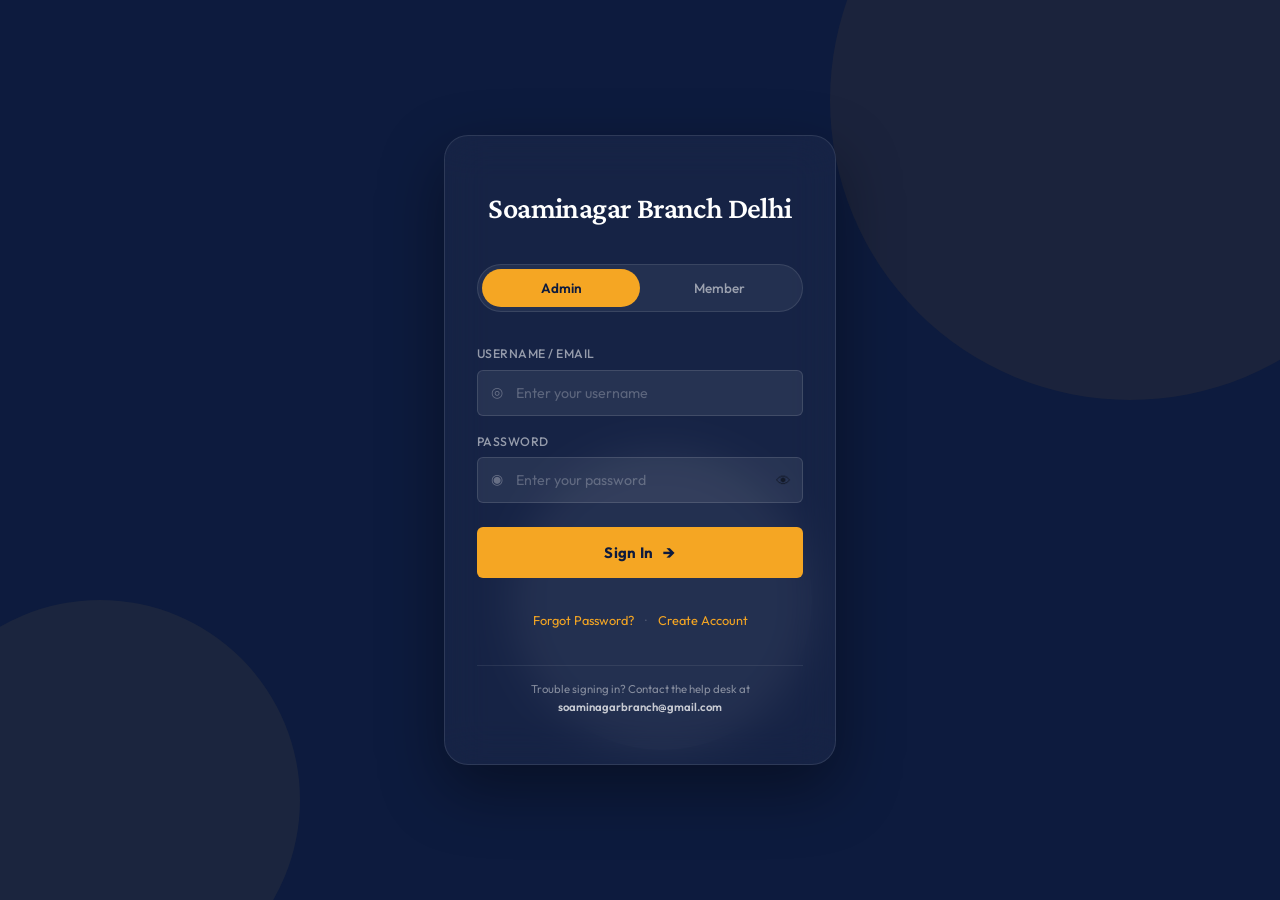
<file: html/index.html>
<!DOCTYPE html>
<html lang="en">
<head>
  <meta charset="UTF-8" />
  <meta name="viewport" content="width=device-width, initial-scale=1.0" />
  <title>Soaminagar Branch Delhi — Login</title>
  <link rel="preconnect" href="https://fonts.googleapis.com" />
  <link href="https://fonts.googleapis.com/css2?family=Crimson+Pro:ital,wght@0,300;0,400;0,600;1,300&family=Outfit:wght@300;400;500;600;700&display=swap" rel="stylesheet" />
  <link rel="stylesheet" href="/css/style.css" />
  <link rel="stylesheet" href="/css/login.css" />
  <link rel="manifest" href="/manifest.json" />
  <meta name="theme-color" content="#e07b29" />
  <link rel="apple-touch-icon" href="/icons/icon.svg" />
</head>
<body class="login-body">

  <div class="login-bg">
    <div class="login-bg-circle c1"></div>
    <div class="login-bg-circle c2"></div>
    <div class="login-bg-circle c3"></div>
  </div>

  <div class="login-wrapper">
    <div class="login-card">

      <div class="login-brand">
        <h1 class="brand-title">Soaminagar Branch Delhi</h1>
      </div>

      <!-- Toggle -->
      <div class="login-toggle">
        <button class="toggle-btn active" id="btnAdmin" onclick="switchRole('admin')">Admin</button>
        <button class="toggle-btn" id="btnMember" onclick="switchRole('member')">Member</button>
        <span class="toggle-slider" id="toggleSlider"></span>
      </div>

      <form class="login-form" id="loginForm" onsubmit="handleLogin(event)">
        <div class="form-group">
          <label for="loginId">
            <span id="loginLabel">Username / Email</span>
          </label>
          <div class="input-wrap">
            <span class="input-icon">◎</span>
            <input type="text" id="loginId" placeholder="Enter your username" required autocomplete="off" />
          </div>
        </div>

        <div class="form-group">
          <label for="loginPass">Password</label>
          <div class="input-wrap">
            <span class="input-icon">◉</span>
            <input type="password" id="loginPass" placeholder="Enter your password" required />
            <button type="button" class="pass-toggle" onclick="togglePass()">👁</button>
          </div>
        </div>

        <div id="loginError" class="login-error" style="display:none;"></div>

        <button type="submit" class="login-btn" id="loginBtn">
          <span class="btn-text">Sign In</span>
          <span class="btn-arrow">→</span>
        </button>

        <div class="login-links">
          <a href="#" onclick="showForgotPassword(event)">Forgot Password?</a>
          <span class="link-sep">·</span>
          <a href="#" onclick="showSignup(event)">Create Account</a>
        </div>

        <div style="margin-top:18px;padding-top:14px;border-top:1px solid rgba(255,255,255,0.08);text-align:center;color:rgba(255,255,255,0.45);font-size:0.76rem;line-height:1.6">
          Trouble signing in? Contact the help desk at<br>
          <a href="mailto:soaminagarbranch@gmail.com" style="color:rgba(255,255,255,0.75);font-weight:600">soaminagarbranch@gmail.com</a>
        </div>
      </form>

      <!-- OTP VERIFICATION STEP (hidden by default) -->
      <div class="login-form" id="otpForm" style="display:none;">
        <div style="text-align:center;margin-bottom:20px">
          <div style="font-size:2rem;margin-bottom:8px"></div>
          <div style="color:rgba(255,255,255,0.9);font-size:0.95rem;font-weight:600;margin-bottom:6px">Check your email</div>
          <div style="color:rgba(255,255,255,0.55);font-size:0.82rem">A 6-digit code was sent to<br><span id="otpMaskedEmail" style="color:rgba(255,255,255,0.8);font-weight:600;word-break:break-all"></span></div>
          <div style="color:rgba(255,255,255,0.45);font-size:0.75rem;line-height:1.5;margin-top:10px">The email comes from <span style="color:rgba(255,255,255,0.7);font-weight:600">soaminagarbranch@gmail.com</span>.<br>If you don't see it, please check your <span style="color:rgba(255,255,255,0.7);font-weight:600">Spam</span> folder.<br>Not your email address? Please contact an administrator.</div>
        </div>
        <div class="form-group">
          <label for="otpCode">Enter 6-digit code</label>
          <div class="input-wrap">
            <span class="input-icon">◉</span>
            <input type="text" id="otpCode" placeholder="e.g. 483920" maxlength="6"
                   inputmode="numeric" autocomplete="one-time-code"
                   style="letter-spacing:8px;font-size:1.2rem;text-align:center"
                   oninput="this.value=this.value.replace(/\D/g,'')" />
          </div>
        </div>
        <div id="otpError" class="login-error" style="display:none;"></div>
        <button type="button" class="login-btn" id="otpVerifyBtn" onclick="handleVerifyOtp()">
          <span class="btn-text">Verify & Sign In</span>
          <span class="btn-arrow">→</span>
        </button>
        <div class="login-links" style="margin-top:16px">
          <a href="#" onclick="handleResendOtp(event)">Resend code</a>
          <span class="link-sep">·</span>
          <a href="#" onclick="showLoginForm(event)">← Back</a>
        </div>
      </div>

      <!-- SIGNUP FORM (hidden by default) -->
      <form class="login-form" id="signupForm" style="display:none;" onsubmit="handleSignup(event)">
        <div class="form-group">
          <label for="signupName">Full Name</label>
          <div class="input-wrap">
            <span class="input-icon">◎</span>
            <input type="text" id="signupName" placeholder="e.g. Anhad Parashar" required autocomplete="off" />
          </div>
        </div>
        <div class="form-group">
          <label for="signupUsername">Username</label>
          <div class="input-wrap">
            <span class="input-icon">◎</span>
            <input type="text" id="signupUsername" placeholder="e.g. anhad.parashar" required autocomplete="off" />
          </div>
        </div>
        <div class="form-group">
          <label for="signupMemberId">UID or Branch ID</label>
          <div class="input-wrap">
            <span class="input-icon">◎</span>
            <input type="text" id="signupMemberId" placeholder="e.g. 1234 or ABC1234567890123" required autocomplete="off" />
          </div>
          <div style="color:rgba(255,255,255,0.45);font-size:0.72rem;margin-top:5px;line-height:1.5">
            Links your account to your member record. Use your UID if your Branch ID is shared.
          </div>
        </div>

        <div class="form-group">
          <label for="signupEmail">Email</label>
          <div class="input-wrap">
            <span class="input-icon">◎</span>
            <input type="email" id="signupEmail" placeholder="e.g. name@email.com" required autocomplete="off" />
          </div>
        </div>
        <div class="form-group">
          <label for="signupPass">Password</label>
          <div class="input-wrap">
            <span class="input-icon">◉</span>
            <input type="password" id="signupPass" placeholder="Choose a password" required minlength="6" />
          </div>
        </div>
        <div class="form-group">
          <label for="signupConfirm">Confirm Password</label>
          <div class="input-wrap">
            <span class="input-icon">◉</span>
            <input type="password" id="signupConfirm" placeholder="Re-enter your password" required minlength="6" />
          </div>
        </div>

        <div id="signupError" class="login-error" style="display:none;"></div>
        <div id="signupSuccess" class="login-success" style="display:none;"></div>

        <div class="form-group">
          <label class="consent-label" for="signupConsent" style="display:flex;align-items:flex-start;gap:10px;cursor:pointer;color:rgba(255,255,255,0.55);font-size:0.82rem;text-transform:none;letter-spacing:0;font-weight:400;line-height:1.5;">
            <input type="checkbox" id="signupConsent" required style="margin-top:3px;flex-shrink:0;accent-color:var(--clr-saffron);width:15px;height:15px;" />
            <span>I give my consent for my personal data to be stored and used by Soaminagar Branch Delhi for administrative and community purposes only.</span>
          </label>
        </div>

        <button type="submit" class="login-btn" id="signupBtn">
          <span class="btn-text">Create Account</span>
          <span class="btn-arrow">→</span>
        </button>

        <div class="login-links">
          <a href="#" onclick="showLoginForm(event)">← Back to Sign In</a>
        </div>
      </form>

      <!-- SIGNUP OTP STEP — shows the full typed email so typos are visible -->
      <div class="login-form" id="signupOtpForm" style="display:none;">
        <div style="text-align:center;margin-bottom:20px">
          <div style="color:rgba(255,255,255,0.9);font-size:0.95rem;font-weight:600;margin-bottom:6px">Confirm your email</div>
          <div style="color:rgba(255,255,255,0.55);font-size:0.82rem">We sent a 6-digit code to<br>
            <span id="signupOtpEmail" style="color:rgba(255,255,255,0.85);font-weight:600;word-break:break-all"></span>
          </div>
          <div style="margin-top:8px">
            <a href="#" onclick="changeSignupEmail(event)" style="color:var(--clr-saffron,#e8832a);font-size:0.8rem">Wrong email? Change it</a>
          </div>
          <div style="color:rgba(255,255,255,0.45);font-size:0.75rem;line-height:1.5;margin-top:10px">
            Sent from <span style="color:rgba(255,255,255,0.7);font-weight:600">soaminagarbranch@gmail.com</span>.<br>
            If you don't see it, check your <span style="color:rgba(255,255,255,0.7);font-weight:600">Spam</span> folder.
          </div>
        </div>
        <div class="form-group">
          <label for="signupOtpCode">Enter 6-digit code</label>
          <div class="input-wrap">
            <span class="input-icon">◉</span>
            <input type="text" id="signupOtpCode" placeholder="e.g. 483920" maxlength="6"
                   inputmode="numeric" autocomplete="one-time-code"
                   style="letter-spacing:8px;font-size:1.2rem;text-align:center"
                   oninput="this.value=this.value.replace(/\D/g,'')" />
          </div>
        </div>
        <div id="signupOtpError" class="login-error" style="display:none;"></div>
        <button type="button" class="login-btn" id="signupOtpBtn" onclick="handleVerifySignupOtp()">
          <span class="btn-text">Verify &amp; Create Account</span>
          <span class="btn-arrow">→</span>
        </button>
        <div class="login-links" style="margin-top:16px">
          <a href="#" onclick="handleResendSignupOtp(event)">Resend code</a>
          <span class="link-sep">·</span>
          <a href="#" onclick="showLoginForm(event)">Cancel</a>
        </div>
      </div>
      <form class="login-form" id="forgotForm" style="display:none;" onsubmit="handleForgotStep1(event)">
        <div class="form-group">
          <label for="forgotUsername">Username</label>
          <div class="input-wrap">
            <span class="input-icon">◎</span>
            <input type="text" id="forgotUsername" placeholder="Enter your username" required autocomplete="off" />
          </div>
        </div>

        <div id="forgotError" class="login-error" style="display:none;"></div>
        <div id="forgotSuccess" class="login-success" style="display:none;"></div>

        <button type="submit" class="login-btn" id="forgotBtn">
          <span class="btn-text">Send OTP</span>
          <span class="btn-arrow">→</span>
        </button>
        <div class="login-links">
          <a href="#" onclick="showLoginForm(event)">← Back to Sign In</a>
        </div>
      </form>

      <!-- FORGOT PASSWORD STEP 2: OTP + new password -->
      <div class="login-form" id="forgotOtpForm" style="display:none;">
        <div style="text-align:center;margin-bottom:20px">
          <div style="font-size:2rem;margin-bottom:8px"></div>
          <div style="color:rgba(255,255,255,0.9);font-size:0.95rem;font-weight:600;margin-bottom:6px">Verify your identity</div>
          <div style="color:rgba(255,255,255,0.55);font-size:0.82rem">Code sent to <span id="forgotMaskedEmail" style="color:rgba(255,255,255,0.8);font-weight:600"></span></div>
        </div>
        <div class="form-group">
          <label for="forgotOtpCode">6-digit code</label>
          <div class="input-wrap">
            <span class="input-icon">◉</span>
            <input type="text" id="forgotOtpCode" placeholder="e.g. 483920" maxlength="6"
                   inputmode="numeric" autocomplete="one-time-code"
                   style="letter-spacing:8px;font-size:1.2rem;text-align:center"
                   oninput="this.value=this.value.replace(/\D/g,'')" />
          </div>
        </div>
        <div class="form-group">
          <label for="forgotNewPass">New Password</label>
          <div class="input-wrap">
            <span class="input-icon">◉</span>
            <input type="password" id="forgotNewPass" placeholder="New password" minlength="6" />
          </div>
        </div>
        <div class="form-group">
          <label for="forgotConfirm">Confirm New Password</label>
          <div class="input-wrap">
            <span class="input-icon">◉</span>
            <input type="password" id="forgotConfirm" placeholder="Re-enter new password" minlength="6" />
          </div>
        </div>
        <div id="forgotOtpError" class="login-error" style="display:none;"></div>
        <button type="button" class="login-btn" id="forgotOtpBtn" onclick="handleForgotStep2()">
          <span class="btn-text">Reset Password</span>
          <span class="btn-arrow">→</span>
        </button>
        <div class="login-links">
          <a href="#" onclick="handleForgotResend(event)">Resend code</a>
          <span class="link-sep">·</span>
          <a href="#" onclick="showForgotPassword(event)">← Back</a>
        </div>
      </div>

      <div class="login-hint" style="display:none;">
        <p id="loginHint"></p>
      </div>

    </div>
  </div>

  <script src="/js/api.js"></script>
  <script src="/js/auth.js"></script>
  <script>
    // PWA cache removed — unregister any old service worker and clear its caches
    if ('serviceWorker' in navigator) {
      navigator.serviceWorker.getRegistrations().then(rs => rs.forEach(r => r.unregister())).catch(()=>{});
      if (window.caches) caches.keys().then(ks => ks.forEach(k => caches.delete(k))).catch(()=>{});
    }
  </script>
</body>
</html>
</file>
<file: css/style.css>
/* ============================================================
   STYLE.CSS — Global Variables & Base
   ============================================================ */

:root {
  /* Palette */
  --clr-navy:       #0d1b3e;
  --clr-navy-light: #162447;
  --clr-navy-mid:   #1f3a6e;
  --clr-saffron:    #f5a623;
  --clr-saffron-dk: #d4871a;
  --clr-gold:       #f0c040;
  --clr-cream:      #fdf8f0;
  --clr-white:      #ffffff;
  --clr-red:        #e84855;
  --clr-green:      #27ae60;
  --clr-blue:       #2980b9;
  --clr-purple:     #8e44ad;

  /* Text */
  --txt-primary:    #1a1a2e;
  --txt-secondary:  #4a5568;
  --txt-muted:      #718096;
  --txt-light:      #a0aec0;

  /* Surfaces */
  --bg-body:        #f4f6fc;
  --bg-card:        #ffffff;
  --bg-sidebar:     #0d1b3e;

  /* Borders */
  --border:         #e2e8f0;
  --border-dark:    #cbd5e0;

  /* Shadows */
  --shadow-sm:   0 1px 3px rgba(0,0,0,0.08);
  --shadow-md:   0 4px 16px rgba(0,0,0,0.10);
  --shadow-lg:   0 8px 32px rgba(0,0,0,0.14);
  --shadow-card: 0 2px 12px rgba(13,27,62,0.08);

  /* Radius */
  --radius-sm:  6px;
  --radius-md:  12px;
  --radius-lg:  18px;
  --radius-xl:  24px;

  /* Spacing */
  --sp-xs: 4px;
  --sp-sm: 8px;
  --sp-md: 16px;
  --sp-lg: 24px;
  --sp-xl: 32px;
  --sp-2x: 48px;

  /* Sidebar */
  --sidebar-w: 260px;

  /* Typography */
  --font-display: 'Crimson Pro', Georgia, serif;
  --font-body:    'Outfit', sans-serif;

  /* Transitions */
  --t-fast: 0.15s ease;
  --t-mid:  0.25s ease;
  --t-slow: 0.4s ease;
}

*, *::before, *::after { box-sizing: border-box; margin: 0; padding: 0; }

html { font-size: 15px; }

body {
  font-family: var(--font-body);
  color: var(--txt-primary);
  background: var(--bg-body);
  line-height: 1.6;
  -webkit-font-smoothing: antialiased;
}

a { text-decoration: none; color: inherit; }
ul { list-style: none; }
button { cursor: pointer; font-family: var(--font-body); }
input, select, textarea { font-family: var(--font-body); }

/* ── Dark Theme ─────────────────────────── */
[data-theme="dark"] {
  --bg-body:        #1c212e;
  --bg-card:        #262d3f;
  --bg-sidebar:     #151a24;
  --txt-primary:    #f0f2f8;
  --txt-secondary:  #b8c0d8;
  --txt-muted:      #8890b0;
  --txt-light:      #606888;
  --border:         #3a4260;
  --border-dark:    #4a5270;
  --shadow-sm:   0 1px 4px rgba(0,0,0,0.35);
  --shadow-md:   0 4px 20px rgba(0,0,0,0.45);
  --shadow-lg:   0 8px 36px rgba(0,0,0,0.55);
  --shadow-card: 0 2px 14px rgba(0,0,0,0.4);
  /* Override navy colors for visibility */
  --clr-navy-mid:   #7da8ff;
  --clr-navy-light: #6090d8;
}

/* Scrollbar */
::-webkit-scrollbar { width: 6px; height: 6px; }
::-webkit-scrollbar-track { background: transparent; }
::-webkit-scrollbar-thumb { background: var(--border-dark); border-radius: 99px; }
::-webkit-scrollbar-thumb:hover { background: var(--txt-muted); }

/* Utility classes */
.text-center { text-align: center; }
.text-muted   { color: var(--txt-muted); }
.text-success { color: var(--clr-green); }
.text-danger  { color: var(--clr-red); }
.text-warning { color: var(--clr-saffron-dk); }
.text-info    { color: var(--clr-blue); }
.fw-600 { font-weight: 600; }
.mt-md  { margin-top: var(--sp-md); }
.mt-lg  { margin-top: var(--sp-lg); }
.mb-md  { margin-bottom: var(--sp-md); }
.mb-lg  { margin-bottom: var(--sp-lg); }

/* Badge */
.badge {
  display: inline-block;
  padding: 2px 10px;
  border-radius: 99px;
  font-size: 0.75rem;
  font-weight: 600;
  letter-spacing: 0.02em;
}
.badge-success  { background: #d1fae5; color: #065f46; }
.badge-danger   { background: #fee2e2; color: #991b1b; }
.badge-warning  { background: #fef3c7; color: #92400e; }
.badge-info     { background: #dbeafe; color: #1e40af; }
.badge-purple   { background: #ede9fe; color: #5b21b6; }
.badge-gray     { background: #f3f4f6; color: #374151; }
.badge-gold     { background: #fef3c7; color: #78350f; }
.badge-red      { background: #fee2e2; color: #991b1b; }

/* Toast notification */
.toast {
  position: fixed; bottom: 24px; right: 24px; z-index: 9999;
  background: var(--clr-navy); color: #fff;
  padding: 12px 22px; border-radius: var(--radius-md);
  box-shadow: var(--shadow-lg);
  font-size: 0.9rem; font-weight: 500;
  transform: translateY(80px); opacity: 0;
  transition: all var(--t-mid);
}
.toast.show { transform: translateY(0); opacity: 1; }
.toast.success { background: var(--clr-green); }
.toast.error   { background: var(--clr-red); }

/* Modal */
.modal-overlay {
  position: fixed; inset: 0; background: rgba(13,27,62,0.55);
  backdrop-filter: blur(4px); z-index: 8000;
  display: none; align-items: center; justify-content: center;
  padding: var(--sp-lg);
}
.modal-overlay.open {
  display: flex;
}
.modal-box {
  background: var(--bg-card); border-radius: var(--radius-lg);
  padding: var(--sp-xl); width: 100%; max-width: 520px;
  max-height: calc(100vh - 48px);
  overflow-y: auto;
  box-shadow: var(--shadow-lg);
  animation: modalIn 0.25s ease;
}
/* Wider modal for forms with many fields */
.modal-box.modal-wide {
  max-width: 720px;
}
@keyframes modalIn {
  from { transform: scale(0.93) translateY(-10px); opacity: 0; }
  to   { transform: scale(1) translateY(0); opacity: 1; }
}
.modal-header {
  display: flex; align-items: center; justify-content: space-between;
  margin-bottom: var(--sp-lg);
  padding-bottom: var(--sp-md);
  border-bottom: 1px solid var(--border);
}
.modal-header h3 { font-size: 1.2rem; font-weight: 600; }
.modal-close {
  background: none; border: none; font-size: 1.3rem;
  color: var(--txt-muted); transition: color var(--t-fast);
}
.modal-close:hover { color: var(--clr-red); }

/* Generic form inside modal/card */
.form-field {
  margin-bottom: var(--sp-md);
}
.form-field label {
  display: block; font-size: 0.85rem; font-weight: 500;
  color: var(--txt-secondary); margin-bottom: 6px;
}
.form-field input,
.form-field select,
.form-field textarea {
  width: 100%; padding: 10px 14px;
  border: 1.5px solid var(--border);
  border-radius: var(--radius-sm);
  font-size: 0.9rem; background: #fff;
  transition: border-color var(--t-fast), box-shadow var(--t-fast);
  color: var(--txt-primary);
}
.form-field input:focus,
.form-field select:focus,
.form-field textarea:focus {
  outline: none;
  border-color: var(--clr-saffron);
  box-shadow: 0 0 0 3px rgba(245,166,35,0.15);
}
.form-field textarea { resize: vertical; min-height: 90px; }

.btn {
  display: inline-flex; align-items: center; gap: 6px;
  padding: 10px 22px; border-radius: var(--radius-sm);
  font-size: 0.9rem; font-weight: 600; border: none;
  transition: all var(--t-fast); cursor: pointer;
}
.btn-primary {
  background: var(--clr-navy); color: #fff;
}
.btn-primary:hover { background: var(--clr-navy-mid); transform: translateY(-1px); }
.btn-saffron {
  background: var(--clr-saffron); color: var(--clr-navy);
}
.btn-saffron:hover { background: var(--clr-saffron-dk); transform: translateY(-1px); }
.btn-danger  { background: var(--clr-red); color: #fff; }
.btn-danger:hover  { filter: brightness(0.9); }
.btn-outline {
  background: transparent; border: 1.5px solid var(--border-dark);
  color: var(--txt-secondary);
}
.btn-outline:hover { border-color: var(--clr-navy); color: var(--clr-navy); }
.btn-sm { padding: 6px 14px; font-size: 0.8rem; }
.btn-icon { padding: 8px; }

/* Empty state */
.empty-state {
  text-align: center; padding: var(--sp-2x) var(--sp-lg);
  color: var(--txt-muted);
}
.empty-state .empty-icon { font-size: 3rem; margin-bottom: var(--sp-md); opacity: 0.5; }
.empty-state p { font-size: 1rem; }
</file>
<file: css/login.css>
/* ============================================================
   LOGIN.CSS — Login Page Styles
   ============================================================ */

.login-body {
  min-height: 100vh;
  background: var(--clr-navy);
  display: flex;
  align-items: center;
  justify-content: center;
  overflow-x: hidden;
  overflow-y: auto;
  position: relative;
}

/* Animated background circles */
.login-bg {
  position: fixed; inset: 0; pointer-events: none; overflow: hidden;
}
.login-bg-circle {
  position: absolute; border-radius: 50%;
  opacity: 0.06;
  animation: float 12s ease-in-out infinite;
}
.c1 {
  width: 600px; height: 600px;
  background: var(--clr-saffron);
  top: -200px; right: -150px;
  animation-delay: 0s;
}
.c2 {
  width: 400px; height: 400px;
  background: var(--clr-gold);
  bottom: -100px; left: -100px;
  animation-delay: 4s;
}
.c3 {
  width: 300px; height: 300px;
  background: #ffffff;
  top: 50%; left: 40%;
  animation-delay: 8s;
}
@keyframes float {
  0%, 100% { transform: translateY(0) scale(1); }
  50%       { transform: translateY(-30px) scale(1.05); }
}

/* Card */
.login-wrapper {
  position: relative; z-index: 1;
  width: 100%; max-width: 440px;
  padding: var(--sp-lg);
  animation: slideUp 0.5s ease both;
}
@keyframes slideUp {
  from { transform: translateY(24px); opacity: 0; }
  to   { transform: translateY(0); opacity: 1; }
}

.login-card {
  background: rgba(255,255,255,0.04);
  border: 1px solid rgba(255,255,255,0.10);
  border-radius: var(--radius-xl);
  padding: var(--sp-2x) var(--sp-xl);
  backdrop-filter: blur(20px);
  box-shadow: 0 24px 64px rgba(0,0,0,0.4);
}

/* Brand */
.login-brand {
  text-align: center;
  margin-bottom: var(--sp-xl);
}
.brand-icon {
  font-size: 2.5rem;
  color: var(--clr-saffron);
  line-height: 1;
  margin-bottom: var(--sp-sm);
  display: block;
  animation: spin 8s linear infinite;
}
@keyframes spin {
  from { transform: rotate(0deg); }
  to   { transform: rotate(360deg); }
}
.brand-title {
  font-family: var(--font-display);
  font-size: 2rem;
  font-weight: 600;
  color: #ffffff;
  letter-spacing: -0.02em;
}
.brand-sub {
  font-size: 0.82rem;
  color: rgba(255,255,255,0.45);
  margin-top: 4px;
  letter-spacing: 0.08em;
  text-transform: uppercase;
}

/* Toggle */
.login-toggle {
  display: flex;
  background: rgba(255,255,255,0.06);
  border: 1px solid rgba(255,255,255,0.1);
  border-radius: 99px;
  padding: 4px;
  margin-bottom: var(--sp-xl);
  position: relative;
}
.toggle-slider {
  position: absolute;
  top: 4px; left: 4px;
  width: calc(50% - 4px);
  height: calc(100% - 8px);
  background: var(--clr-saffron);
  border-radius: 99px;
  transition: transform var(--t-mid);
  z-index: 0;
}
.toggle-btn {
  flex: 1; padding: 10px;
  border: none; background: none;
  color: rgba(255,255,255,0.55);
  font-size: 0.9rem; font-weight: 500;
  border-radius: 99px;
  z-index: 1; position: relative;
  transition: color var(--t-mid);
}
.toggle-btn.active {
  color: var(--clr-navy);
  font-weight: 600;
}

/* Form */
.login-form {
  display: flex; flex-direction: column; gap: var(--sp-md);
}
.form-group label {
  display: block;
  font-size: 0.82rem;
  font-weight: 500;
  color: rgba(255,255,255,0.55);
  margin-bottom: 6px;
  letter-spacing: 0.04em;
  text-transform: uppercase;
}
.input-wrap {
  position: relative; display: flex; align-items: center;
}
.input-icon {
  position: absolute; left: 14px;
  color: rgba(255,255,255,0.3); font-size: 0.9rem;
  pointer-events: none;
}
.input-wrap input {
  width: 100%;
  padding: 13px 14px 13px 38px;
  background: rgba(255,255,255,0.07);
  border: 1.5px solid rgba(255,255,255,0.12);
  border-radius: var(--radius-sm);
  color: #fff;
  font-size: 0.95rem;
  transition: border-color var(--t-fast), background var(--t-fast);
}
.input-wrap input::placeholder { color: rgba(255,255,255,0.25); }
.input-wrap input:focus {
  outline: none;
  border-color: var(--clr-saffron);
  background: rgba(255,255,255,0.06); /* stay dark — don't go white */
  box-shadow: 0 0 0 3px rgba(245,166,35,0.18);
}
/* Chrome autofill on login page (dark navy bg) */
.input-wrap input:-webkit-autofill,
.input-wrap input:-webkit-autofill:hover,
.input-wrap input:-webkit-autofill:focus,
.input-wrap input:-webkit-autofill:active {
  -webkit-box-shadow: 0 0 0 1000px rgba(41,52,86,1) inset !important;
  box-shadow: 0 0 0 1000px rgba(41,52,86,1) inset !important;
  -webkit-text-fill-color: #ffffff !important;
  caret-color: #fff !important;
  transition: background-color 9999s ease 0s;
}
/* Standard selector — kept separate so an unknown token can't void the rule above */
.input-wrap input:autofill {
  box-shadow: 0 0 0 1000px rgba(41,52,86,1) inset !important;
  -webkit-text-fill-color: #ffffff !important;
  caret-color: #fff !important;
}
.pass-toggle {
  position: absolute; right: 12px;
  background: none; border: none;
  font-size: 1rem; cursor: pointer; opacity: 0.5;
  transition: opacity var(--t-fast);
}
.pass-toggle:hover { opacity: 1; }

.login-error {
  background: rgba(232,72,85,0.15);
  border: 1px solid rgba(232,72,85,0.4);
  color: #ff8b94;
  padding: 10px 14px;
  border-radius: var(--radius-sm);
  font-size: 0.85rem;
}

.login-btn {
  display: flex; align-items: center; justify-content: center; gap: 10px;
  width: 100%; padding: 14px;
  background: var(--clr-saffron);
  color: var(--clr-navy);
  border: none; border-radius: var(--radius-sm);
  font-size: 1rem; font-weight: 700;
  letter-spacing: 0.02em;
  transition: all var(--t-fast);
  margin-top: var(--sp-sm);
}
.login-btn:hover {
  background: var(--clr-gold);
  transform: translateY(-2px);
  box-shadow: 0 8px 24px rgba(245,166,35,0.35);
}
.login-btn:active { transform: translateY(0); }
.btn-arrow { font-size: 1.2rem; transition: transform var(--t-fast); }
.login-btn:hover .btn-arrow { transform: translateX(4px); }

.login-hint {
  text-align: center;
  margin-top: var(--sp-lg);
  font-size: 0.8rem;
  color: rgba(255,255,255,0.3);
}
.login-hint strong { color: rgba(255,255,255,0.55); }

/* Links under form */
.login-links {
  text-align: center;
  margin-top: var(--sp-md);
  font-size: 0.85rem;
}
.login-links a {
  color: var(--clr-saffron);
  text-decoration: none;
  transition: color var(--t-fast);
}
.login-links a:hover {
  color: var(--clr-gold);
  text-decoration: underline;
}
.link-sep {
  color: rgba(255,255,255,0.2);
  margin: 0 8px;
}

/* Success message */
.login-success {
  background: rgba(52,199,89,0.15);
  border: 1px solid rgba(52,199,89,0.4);
  color: #6ee7a0;
  padding: 10px 14px;
  border-radius: var(--radius-sm);
  font-size: 0.85rem;
}

/* Field hints (validation) */
.field-hint {
  font-size: 0.75rem;
  margin-top: 5px;
  line-height: 1.4;
  padding-left: 2px;
}

/* Password strength bar */
.pw-strength-bar {
  margin-top: 6px;
  height: 4px;
  border-radius: 99px;
  background: rgba(255,255,255,0.1);
  overflow: hidden;
}
.pw-strength-bar > div {
  height: 100%;
  width: 0%;
  border-radius: 99px;
  transition: width 0.3s ease, background 0.3s ease;
}

/* Button loading spinner */
.btn-spinner {
  animation: spin 0.8s linear infinite;
  display: inline-block;
  font-style: normal;
}

/* Disabled login-btn state */
.login-btn:disabled {
  opacity: 0.65;
  cursor: not-allowed;
  transform: none !important;
  box-shadow: none !important;
}

/* Better mobile login card */
@media (max-width: 500px) {
  .login-wrapper { padding: var(--sp-md); }
  .login-card {
    padding: var(--sp-xl) var(--sp-lg);
    border-radius: var(--radius-lg);
  }
  .brand-title { font-size: 1.5rem; }
  .login-toggle { margin-bottom: var(--sp-lg); }
  .login-form { gap: var(--sp-sm); }
  .login-btn { padding: 13px; font-size: 0.95rem; }

  /* Prevent iOS auto-zoom on input focus (requires font-size >= 16px) */
  .input-wrap input,
  .input-wrap select,
  .input-wrap textarea {
    font-size: 16px !important;
  }
}

/* Shake animation for errors */
@keyframes shake {
  0%, 100% { transform: translateX(0); }
  20%, 60% { transform: translateX(-6px); }
  40%, 80% { transform: translateX(6px); }
}
.login-error { animation: shake 0.35s ease; }
</file>
<file: css/dashboard.css>
/* ============================================================
   DASHBOARD.CSS — Layout: Sidebar + Topbar + Content
   ============================================================ */

.dash-body {
  background: var(--bg-body);
  min-height: 100vh;
}

/* ── Sidebar ─────────────────────────────── */
.sidebar {
  position: fixed;
  top: 0; left: 0;
  width: var(--sidebar-w);
  height: 100vh;
  background: var(--bg-sidebar);
  display: flex; flex-direction: column;
  z-index: 1000;
  transition: transform var(--t-mid);
  overflow-y: auto;
  overflow-x: hidden;
}

.sidebar-brand {
  display: flex; align-items: center; gap: var(--sp-sm);
  padding: var(--sp-lg) var(--sp-lg) var(--sp-md);
  border-bottom: 1px solid rgba(255,255,255,0.07);
  font-family: var(--font-display);
  font-size: 1.15rem; font-weight: 600;
  color: #fff;
  letter-spacing: -0.01em;
}
.brand-icon-sm {
  font-size: 1.4rem;
  color: var(--clr-saffron);
  animation: spin 10s linear infinite;
}

.sidebar-user {
  display: flex; align-items: center; gap: 10px;
  padding: var(--sp-md) var(--sp-lg);
  margin: var(--sp-md) var(--sp-md) 0;
  background: rgba(255,255,255,0.05);
  border-radius: var(--radius-md);
  border: 1px solid rgba(255,255,255,0.07);
}
.user-avatar {
  width: 36px; height: 36px;
  background: var(--clr-saffron);
  color: var(--clr-navy);
  border-radius: 50%;
  display: flex; align-items: center; justify-content: center;
  font-weight: 700; font-size: 0.95rem;
  flex-shrink: 0;
}
.user-info { display: flex; flex-direction: column; overflow: hidden; }
.user-name {
  font-size: 0.88rem; font-weight: 600;
  color: #fff; white-space: nowrap; overflow: hidden; text-overflow: ellipsis;
}
.user-role {
  font-size: 0.73rem; color: rgba(255,255,255,0.4);
  text-transform: uppercase; letter-spacing: 0.04em;
}

/* Nav */
.sidebar-nav {
  flex: 1;
  padding: var(--sp-md) var(--sp-sm);
}
.sidebar-nav li + li { margin-top: 2px; }
.nav-item {
  display: flex; align-items: center; gap: 11px;
  padding: 11px var(--sp-md);
  border-radius: var(--radius-sm);
  color: rgba(255,255,255,0.55);
  font-size: 0.88rem; font-weight: 400;
  transition: all var(--t-fast);
  white-space: nowrap; overflow: hidden;
}
.nav-item:hover {
  background: rgba(255,255,255,0.07);
  color: rgba(255,255,255,0.9);
}
.nav-item.active {
  background: var(--clr-saffron);
  color: var(--clr-navy);
  font-weight: 600;
}
.nav-icon {
  font-size: 1rem; flex-shrink: 0; width: 20px; text-align: center;
}

/* Sidebar footer */
.sidebar-footer {
  padding: var(--sp-md) var(--sp-lg) var(--sp-lg);
  border-top: 1px solid rgba(255,255,255,0.07);
}
.logout-btn {
  display: flex; align-items: center; gap: 8px;
  width: 100%; padding: 10px var(--sp-md);
  background: rgba(232,72,85,0.12);
  border: 1px solid rgba(232,72,85,0.25);
  color: #ff8b94;
  border-radius: var(--radius-sm);
  font-size: 0.88rem; font-weight: 500;
  transition: all var(--t-fast);
}
.logout-btn:hover {
  background: rgba(232,72,85,0.22);
  border-color: rgba(232,72,85,0.5);
}

/* ── Main Wrapper ─────────────────────────── */
.main-wrapper {
  margin-left: var(--sidebar-w);
  min-height: 100vh;
  display: flex; flex-direction: column;
  transition: margin-left var(--t-mid);
}

/* ── Topbar ──────────────────────────────── */
.topbar {
  height: 62px;
  background: var(--bg-card);
  border-bottom: 1px solid var(--border);
  display: flex; align-items: center;
  padding: 0 var(--sp-xl);
  gap: var(--sp-md);
  position: sticky; top: 0; z-index: 500;
  box-shadow: var(--shadow-sm);
}
.hamburger {
  display: none;
  background: none; border: none;
  font-size: 1.4rem; color: var(--txt-secondary);
  padding: 4px 8px;
  border-radius: var(--radius-sm);
  transition: background var(--t-fast);
}
.hamburger:hover { background: var(--bg-body); }
.topbar-title {
  flex: 1;
  font-size: 1rem; font-weight: 600;
  color: var(--txt-primary);
}
.topbar-right {
  display: flex; align-items: center; gap: var(--sp-md);
}
.topbar-user {
  font-size: 0.85rem; color: var(--txt-secondary);
  font-weight: 500;
}
.topbar-logout {
  background: none; border: 1.5px solid var(--border-dark);
  color: var(--txt-secondary);
  padding: 6px 14px; border-radius: var(--radius-sm);
  font-size: 0.8rem; font-weight: 500;
  transition: all var(--t-fast);
}
.topbar-logout:hover {
  border-color: var(--clr-red); color: var(--clr-red);
}

/* ── Content Area ─────────────────────────── */
.content-area {
  flex: 1;
  padding: var(--sp-xl);
}

/* Section */
.section { display: none; }
.section.active {
  display: block;
  animation: fadeIn 0.2s ease;
}
@keyframes fadeIn {
  from { opacity: 0; transform: translateY(8px); }
  to   { opacity: 1; transform: translateY(0); }
}

.section-header {
  margin-bottom: var(--sp-xl);
}
.section-header h2 {
  font-family: var(--font-display);
  font-size: 1.9rem; font-weight: 600;
  color: var(--clr-navy);
  line-height: 1.2;
}
.section-header p {
  font-size: 0.88rem;
  color: var(--txt-muted);
  margin-top: 4px;
}

/* Sidebar overlay (mobile) */
.sidebar-overlay {
  display: none;
  position: fixed; inset: 0;
  background: rgba(0,0,0,0.5);
  z-index: 999;
}

/* ── Responsive ───────────────────────────── */
@media (max-width: 900px) {
  .sidebar {
    transform: translateX(-100%);
  }
  .sidebar.open {
    transform: translateX(0);
  }
  .sidebar-overlay.open {
    display: block;
  }
  .main-wrapper {
    margin-left: 0;
  }
  .hamburger {
    display: block;
  }
  .content-area {
    padding: var(--sp-md);
  }
  /* Tables: full horizontal scroll with momentum */
  .table-scroll {
    overflow-x: auto;
    -webkit-overflow-scrolling: touch;
    overscroll-behavior-x: contain;
  }
  /* Section header stacks */
  .section-header { margin-bottom: var(--sp-lg); }
  .section-header h2 { font-size: 1.5rem; }
  /* Topbar: hide username text to save space */
  .topbar-user { display: none; }
  .topbar { padding: 0 var(--sp-md); gap: var(--sp-sm); }
}

@media (max-width: 600px) {
  :root { --sp-lg: 16px; --sp-xl: 20px; }

  html { font-size: 14px; }

  /* Topbar */
  .topbar { height: 54px; padding: 0 12px; gap: 8px; }
  .topbar-title { font-size: 0.9rem; }
  .topbar-logout { padding: 5px 10px; font-size: 0.75rem; }
  .theme-toggle { padding: 5px 8px; font-size: 0.9rem; }

  /* Content */
  .content-area { padding: 10px; }
  .section-header h2 { font-size: 1.3rem; }
  .section-header p { font-size: 0.82rem; }

  /* Cards */
  .card { padding: var(--sp-md) !important; }

  /* Profile header: stack avatar + text + button vertically */
  .profile-header-row {
    flex-direction: column !important;
    align-items: flex-start !important;
    gap: 12px !important;
  }
  .profile-header-row .btn { width: 100%; justify-content: center; }

  /* Edit form header: stack buttons below */
  .edit-header-row {
    flex-wrap: wrap !important;
    gap: 8px !important;
  }
  .edit-header-row .btn { flex: 1; min-width: 120px; }

  /* Filters bar: always 1-column on mobile */
  .filters-bar {
    grid-template-columns: 1fr !important;
    gap: 10px !important;
  }
  .filter-group { width: 100% !important; }

  /* Stat cards: 2-column grid */
  .stats-grid { grid-template-columns: 1fr 1fr !important; }

  /* Modal: full screen on mobile */
  .modal-box {
    max-width: 100% !important;
    border-radius: var(--radius-md) !important;
    padding: var(--sp-lg) !important;
  }
  .modal-overlay { padding: 8px !important; }

  /* Toast: full width */
  .toast { left: 12px; right: 12px; bottom: 12px; }

  /* Table toolbar: stack */
  .table-toolbar { flex-direction: column; align-items: flex-start !important; gap: 8px; }
  .table-actions { width: 100%; display: flex; gap: 8px; flex-wrap: wrap; }
  .table-actions .toolbar-btn { flex: 1; min-width: 100px; text-align: center; }
}

/* ── Theme Toggle Button ─────────────────── */
.theme-toggle {
  background: none;
  border: 1.5px solid var(--border-dark);
  color: var(--txt-secondary);
  padding: 6px 10px;
  border-radius: var(--radius-sm);
  font-size: 1rem;
  line-height: 1;
  transition: all var(--t-fast);
  cursor: pointer;
}
.theme-toggle:hover {
  border-color: var(--clr-saffron);
  color: var(--clr-saffron);
}

/* ── Disabled Nav Item (Contributions etc.) ─ */
.nav-item-disabled {
  opacity: 0.38;
  pointer-events: none;
  cursor: not-allowed;
  filter: grayscale(1);
}
.nav-badge-coming {
  margin-left: auto;
  font-size: 0.65rem;
  font-weight: 600;
  background: rgba(255,255,255,0.1);
  color: rgba(255,255,255,0.5);
  padding: 1px 6px;
  border-radius: 99px;
  letter-spacing: 0.04em;
  text-transform: uppercase;
  flex-shrink: 0;
}

/* ── Dark Mode Overrides ─────────────────── */
[data-theme="dark"] .section-header h2 {
  color: var(--txt-primary);
}
[data-theme="dark"] .stat-card .stat-value {
  color: var(--txt-primary);
}
[data-theme="dark"] .form-field input,
[data-theme="dark"] .form-field select,
[data-theme="dark"] .form-field textarea {
  background: #1a1f2c;
  color: var(--txt-primary);
  border-color: var(--border-dark);
}
[data-theme="dark"] .form-field input:focus,
[data-theme="dark"] .form-field select:focus,
[data-theme="dark"] .form-field textarea:focus {
  border-color: var(--clr-saffron);
  box-shadow: 0 0 0 3px rgba(245,166,35,0.15);
  background: #1e2540;
  outline: none;
}
[data-theme="dark"] .form-field input:-webkit-autofill,
[data-theme="dark"] .form-field input:-webkit-autofill:focus {
  -webkit-box-shadow: 0 0 0 1000px #1e2540 inset !important;
  -webkit-text-fill-color: var(--txt-primary) !important;
  caret-color: var(--txt-primary) !important;
}
[data-theme="dark"] .form-field label {
  color: var(--txt-secondary);
}
[data-theme="dark"] .topbar {
  background: #222838;
  border-bottom: 1px solid var(--border);
}
[data-theme="dark"] .modal-box {
  background: #2a3144;
  color: var(--txt-primary);
  border: 1px solid var(--border);
}
[data-theme="dark"] .modal-header {
  border-bottom-color: var(--border);
}
[data-theme="dark"] .btn-outline {
  border-color: var(--border-dark);
  color: var(--txt-secondary);
}
[data-theme="dark"] .btn-outline:hover {
  border-color: var(--clr-saffron);
  color: var(--clr-saffron);
}
[data-theme="dark"] .section-header {
  border-bottom-color: var(--border);
}
[data-theme="dark"] .content-area {
  background: var(--bg-body);
}
[data-theme="dark"] .section {
  background: var(--bg-body);
}
[data-theme="dark"] .sub-heading {
  color: var(--txt-secondary);
  border-bottom-color: var(--border);
}
[data-theme="dark"] .stat-card {
  border: 1px solid rgba(255,255,255,0.1);
}
[data-theme="dark"] .info-card {
  background: var(--bg-card);
  border: 1px solid var(--border);
}
[data-theme="dark"] .info-card h4 {
  color: var(--txt-secondary);
}
</file>
<file: css/components.css>
/* ============================================================
   COMPONENTS.CSS — Cards, Tables, Stats, Filters, etc.
   ============================================================ */

/* ── ⋮ Action Dropdown Menu ─────────────── */
.act-menu {
  position: relative;
  display: inline-block;
}
.act-trigger {
  background: var(--bg-body);
  border: 1.5px solid var(--border);
  color: var(--txt-secondary);
  padding: 5px 13px;
  border-radius: var(--radius-sm);
  font-size: 1.15rem;
  line-height: 1;
  cursor: pointer;
  font-weight: 700;
  letter-spacing: 0.05em;
  transition: all var(--t-fast);
}
.act-trigger:hover {
  background: var(--bg-card);
  border-color: var(--clr-saffron);
  color: var(--txt-primary);
}
/* act-dropdown hidden always — portal (#act-portal) is the real visible copy */
.act-dropdown { display: none !important; }

/* ── Portal: single body-level dropdown ──── */
#act-portal {
  position: fixed;
  z-index: 2147483647;  /* max possible */
  background: var(--bg-card);
  border: 1px solid var(--border);
  border-radius: var(--radius-md);
  box-shadow: 0 8px 32px rgba(0,0,0,0.22);
  min-width: 152px;
  flex-direction: column;
  overflow: hidden;
  display: none;
  animation: dropIn 0.13s ease;
  pointer-events: auto;
}
#act-portal.open { display: flex; }
#act-portal.dropup { animation: dropInUp 0.13s ease; }
@keyframes dropIn {
  from { opacity: 0; transform: translateY(-6px) scale(0.97); }
  to   { opacity: 1; transform: translateY(0) scale(1); }
}
@keyframes dropInUp {
  from { opacity: 0; transform: translateY(6px) scale(0.97); }
  to   { opacity: 1; transform: translateY(0) scale(1); }
}
.act-item {
  padding: 10px 15px;
  background: none;
  border: none;
  text-align: left;
  font-size: 0.84rem;
  font-family: var(--font-body);
  font-weight: 500;
  cursor: pointer;
  transition: background var(--t-fast);
  display: flex;
  align-items: center;
  gap: 10px;
  white-space: nowrap;
  color: var(--txt-primary);
  border-bottom: 1px solid var(--border);
  width: 100%;
}
.act-item:last-child { border-bottom: none; }
.act-item:hover { background: var(--bg-body); }
.act-item.act-view   { color: #1d4ed8; }
.act-item.act-edit   { color: #15803d; }
.act-item.act-delete { color: #b91c1c; }
.act-item.act-warn   { color: #d97706; }

/* Dark mode */
[data-theme="dark"] .act-trigger {
  background: rgba(255,255,255,0.06);
  border-color: var(--border);
  color: var(--txt-secondary);
}
[data-theme="dark"] .act-trigger:hover {
  background: rgba(255,255,255,0.12);
  border-color: var(--clr-saffron);
  color: var(--txt-primary);
}
[data-theme="dark"] #act-portal {
  background: #2e3650;
  border-color: var(--border);
  box-shadow: 0 8px 32px rgba(0,0,0,0.55);
}
[data-theme="dark"] .act-item:hover  { background: rgba(255,255,255,0.06); }
[data-theme="dark"] .act-item.act-view   { color: #7dd3fc; }
[data-theme="dark"] .act-item.act-edit   { color: #86efac; }
[data-theme="dark"] .act-item.act-delete { color: #fca5a5; }
[data-theme="dark"] .act-item.act-warn   { color: #fcd34d; }

/* ── Password eye toggle btn (change-password form) ── */
.pw-eye-btn {
  position: absolute; right: 12px; top: 50%;
  transform: translateY(-50%);
  background: none; border: none;
  font-size: 1rem; cursor: pointer; opacity: 0.45;
  padding: 4px; line-height: 1;
  transition: opacity var(--t-fast);
  color: inherit;
}
.pw-eye-btn:hover { opacity: 0.9; }

/* ── Alert boxes (in forms) ─────────────── */
.alert {
  padding: 10px 14px;
  border-radius: var(--radius-sm);
  font-size: 0.85rem;
  margin-bottom: 0;
  animation: alertIn 0.25s ease;
}
@keyframes alertIn {
  from { opacity: 0; transform: translateY(-4px); }
  to   { opacity: 1; transform: translateY(0); }
}
.alert-success {
  background: rgba(34,197,94,0.12);
  border: 1px solid rgba(34,197,94,0.35);
  color: #16a34a;
}
.alert-error {
  background: rgba(239,68,68,0.10);
  border: 1px solid rgba(239,68,68,0.35);
  color: #dc2626;
  animation: alertIn 0.25s ease, shake 0.35s ease;
}
[data-theme="dark"] .alert-success {
  background: rgba(34,197,94,0.15);
  color: #86efac;
  border-color: rgba(34,197,94,0.3);
}
[data-theme="dark"] .alert-error {
  background: rgba(239,68,68,0.15);
  color: #fca5a5;
  border-color: rgba(239,68,68,0.3);
}
@keyframes shake {
  0%, 100% { transform: translateX(0); }
  20%, 60% { transform: translateX(-5px); }
  40%, 80% { transform: translateX(5px); }
}

/* ── Edit Member Tabs ───────────────────── */
.edit-tabs {
  display: flex;
  gap: 2px;
  border-bottom: 2px solid var(--border);
  margin-bottom: var(--sp-md);
  flex-wrap: wrap;
}
.edit-tab {
  padding: 8px 16px;
  border: none;
  background: none;
  font-family: inherit;
  font-size: 0.83rem;
  font-weight: 500;
  color: var(--txt-muted);
  cursor: pointer;
  border-bottom: 2px solid transparent;
  margin-bottom: -2px;
  transition: color var(--t-fast), border-color var(--t-fast);
  border-radius: var(--radius-sm) var(--radius-sm) 0 0;
}
.edit-tab:hover { color: var(--txt-primary); background: var(--bg-hover, rgba(0,0,0,0.04)); }
.edit-tab.active {
  color: var(--clr-saffron);
  border-bottom-color: var(--clr-saffron);
  font-weight: 600;
}

/* ── Inline button spinner ───────────────── */
.btn-spinner {
  display: inline-block;
  width: 12px; height: 12px;
  border: 2px solid rgba(255,255,255,0.35);
  border-top-color: #fff;
  border-radius: 50%;
  animation: spin 0.7s linear infinite;
  vertical-align: middle;
  margin-right: 5px;
}

/* ── Section tab switcher (Members / Superhumane) ── */
.section-tabs {
  display: flex;
  gap: 4px;
  border-bottom: 2px solid var(--border);
  margin-bottom: var(--sp-lg);
}
.section-tab-btn {
  padding: 9px 22px;
  border: none;
  background: none;
  font-family: inherit;
  font-size: 0.9rem;
  font-weight: 500;
  color: var(--txt-muted);
  cursor: pointer;
  border-bottom: 2px solid transparent;
  margin-bottom: -2px;
  transition: color var(--t-fast), border-color var(--t-fast);
  border-radius: var(--radius-sm) var(--radius-sm) 0 0;
}
.section-tab-btn:hover:not(.active) { color: var(--txt-primary); }
.section-tab-btn.active {
  color: var(--clr-saffron);
  border-bottom-color: var(--clr-saffron);
  font-weight: 600;
}

/* ── Attendance Tabs ─────────────────────── */
.att-tab {
  padding: 10px 20px;
  border: none;
  background: none;
  font-family: inherit;
  font-size: 0.88rem;
  font-weight: 500;
  color: var(--txt-muted);
  cursor: pointer;
  border-bottom: 2px solid transparent;
  margin-bottom: -2px;
  transition: color var(--t-fast), border-color var(--t-fast);
}
.att-tab:hover { color: var(--txt-primary); }
.att-tab.active {
  color: var(--clr-saffron);
  border-bottom-color: var(--clr-saffron);
}

/* ── Stat Cards ──────────────────────────── */
.stats-grid {
  display: grid;
  grid-template-columns: repeat(auto-fill, minmax(190px, 1fr));
  gap: var(--sp-md);
  margin-bottom: var(--sp-xl);
}

.stat-card {
  background: var(--bg-card);
  border-radius: var(--radius-md);
  padding: var(--sp-lg);
  box-shadow: var(--shadow-card);
  border: 1px solid var(--border);
  position: relative; overflow: hidden;
  transition: transform var(--t-fast), box-shadow var(--t-fast);
  cursor: pointer;
}
.stat-card:hover {
  transform: translateY(-3px);
  box-shadow: 0 8px 28px rgba(13,27,62,0.13);
}
.stat-card::before {
  content: '';
  position: absolute; top: 0; left: 0;
  width: 4px; height: 100%;
  background: var(--card-accent, var(--clr-saffron));
}
.stat-card .stat-label {
  font-size: 0.78rem; font-weight: 600;
  text-transform: uppercase; letter-spacing: 0.06em;
  color: var(--txt-muted);
  margin-bottom: 8px;
}
.stat-card .stat-value {
  font-size: 2rem; font-weight: 700;
  color: var(--clr-navy);
  line-height: 1.1;
  font-family: var(--font-display);
}
.stat-card .stat-link {
  display: inline-flex; align-items: center; gap: 4px;
  font-size: 0.75rem; color: var(--card-accent, var(--clr-saffron));
  font-weight: 600; margin-top: 10px;
  text-transform: uppercase; letter-spacing: 0.04em;
  transition: gap var(--t-fast);
}
.stat-card:hover .stat-link { gap: 8px; }

/* Card accent variants */
.accent-saffron { --card-accent: #f5a623; }
.accent-green   { --card-accent: #27ae60; }
.accent-blue    { --card-accent: #2980b9; }
.accent-red     { --card-accent: #e84855; }
.accent-purple  { --card-accent: #8e44ad; }
.accent-navy    { --card-accent: #1f3a6e; }
.accent-gold    { --card-accent: #d4871a; }
.accent-teal    { --card-accent: #16a085; }

/* ── Info Cards (zone/branch rows) ──────── */
.info-grid {
  display: grid;
  grid-template-columns: repeat(auto-fill, minmax(220px, 1fr));
  gap: var(--sp-md);
  margin-bottom: var(--sp-xl);
}
.info-card {
  background: var(--bg-card);
  border-radius: var(--radius-md);
  padding: var(--sp-lg);
  box-shadow: var(--shadow-card);
  border: 1px solid var(--border);
  transition: transform var(--t-fast);
}
.info-card:hover { transform: translateY(-2px); }
.info-card h4 {
  font-size: 0.78rem; font-weight: 600;
  text-transform: uppercase; letter-spacing: 0.05em;
  color: var(--txt-muted); margin-bottom: 6px;
}
.info-card .info-num {
  font-size: 1.7rem; font-weight: 700;
  color: var(--clr-navy); font-family: var(--font-display);
}
.info-card .info-action {
  display: inline-block; margin-top: 10px;
  font-size: 0.78rem; font-weight: 600;
  color: var(--clr-navy-mid); text-transform: uppercase;
  letter-spacing: 0.04em;
  border-bottom: 1.5px solid currentColor;
  transition: color var(--t-fast);
  cursor: pointer;
}
.info-card .info-action:hover { color: var(--clr-saffron-dk); }

/* Section sub-heading */
.sub-heading {
  font-size: 1rem; font-weight: 600;
  color: var(--txt-secondary);
  text-transform: uppercase; letter-spacing: 0.06em;
  margin: var(--sp-xl) 0 var(--sp-md);
  display: flex; align-items: center; gap: 10px;
}
.sub-heading::after {
  content: '';
  flex: 1; height: 1px;
  background: var(--border);
}

/* ── Table ───────────────────────────────── */
.table-wrap {
  background: var(--bg-card);
  border-radius: var(--radius-md);
  border: 1px solid var(--border);
  box-shadow: var(--shadow-card);
  overflow: hidden;
  margin-top: var(--sp-md);
}
.table-toolbar {
  padding: var(--sp-md) var(--sp-lg);
  border-bottom: 1px solid var(--border);
  display: flex; align-items: center;
  justify-content: space-between; flex-wrap: wrap; gap: var(--sp-sm);
}
.table-title {
  font-size: 0.95rem; font-weight: 600;
  color: var(--txt-primary);
}
.table-count {
  font-size: 0.8rem; color: var(--txt-muted);
  margin-left: 8px;
  background: var(--bg-body);
  padding: 2px 8px; border-radius: 99px;
}
.table-actions {
  display: flex; gap: var(--sp-sm); align-items: center; flex-wrap: wrap;
}
.table-scroll {
  overflow-x: auto;
  -webkit-overflow-scrolling: touch;
  overscroll-behavior-x: contain;
  /* Subtle scroll indicator */
  background:
    linear-gradient(to right, var(--bg-card) 30%, rgba(255,255,255,0)) center left,
    linear-gradient(to left,  var(--bg-card) 30%, rgba(255,255,255,0)) center right;
  background-repeat: no-repeat;
  background-size: 30px 100%, 30px 100%;
  background-attachment: local, local;
}
table {
  width: 100%; border-collapse: collapse;
  font-size: 0.85rem;
}
thead th {
  background: #f8faff;
  padding: 11px var(--sp-md);
  text-align: left;
  font-size: 0.75rem; font-weight: 700;
  text-transform: uppercase; letter-spacing: 0.05em;
  color: var(--txt-muted);
  border-bottom: 1.5px solid var(--border);
  white-space: nowrap;
  position: sticky; top: 0; z-index: 1;
}
tbody tr {
  border-bottom: 1px solid var(--border);
  transition: background var(--t-fast);
}
tbody tr:last-child { border-bottom: none; }
tbody tr:hover { background: #f8f9ff; }
tbody td {
  padding: 11px var(--sp-md);
  color: var(--txt-primary);
  vertical-align: middle;
}
.td-actions {
  display: flex; gap: 6px;
  flex-wrap: nowrap; /* keep on one line */
}
.tbl-btn {
  padding: 5px 10px; border-radius: var(--radius-sm);
  font-size: 0.76rem; font-weight: 600; border: 1px solid transparent;
  cursor: pointer; transition: all var(--t-fast);
  white-space: nowrap; flex-shrink: 0;
}
.tbl-btn-view   { background: #dbeafe; color: #1e40af; border-color: #93c5fd; }
.tbl-btn-edit   { background: #d1fae5; color: #065f46; border-color: #86efac; }
.tbl-btn-delete { background: #fee2e2; color: #991b1b; border-color: #fca5a5; }
.tbl-btn:hover  { filter: brightness(0.88); transform: translateY(-1px); }
.tbl-btn:active { transform: translateY(0); }

/* ── Skeleton loader for tables ─── */
.skeleton-row td {
  background: linear-gradient(90deg, var(--bg-body) 25%, var(--border) 50%, var(--bg-body) 75%);
  background-size: 200% 100%;
  animation: shimmer 1.4s infinite;
  color: transparent !important;
  border-radius: 4px;
  user-select: none;
}
@keyframes shimmer {
  0%   { background-position: 200% 0; }
  100% { background-position: -200% 0; }
}

/* ── Filters Bar ─────────────────────────── */
.filters-bar {
  background: var(--bg-card);
  border: 1px solid var(--border);
  border-radius: var(--radius-md);
  padding: var(--sp-lg);
  margin-bottom: var(--sp-md);
  box-shadow: var(--shadow-sm);
  display: grid;
  grid-template-columns: repeat(auto-fit, minmax(180px, 1fr));
  gap: var(--sp-md);
  align-items: end;
}
.filter-group label {
  display: block; font-size: 0.78rem; font-weight: 600;
  text-transform: uppercase; letter-spacing: 0.04em;
  color: var(--txt-muted); margin-bottom: 6px;
}
.filter-group input,
.filter-group select {
  width: 100%; padding: 9px 12px;
  border: 1.5px solid var(--border);
  border-radius: var(--radius-sm);
  font-size: 0.85rem; color: var(--txt-primary);
  background: #fff;
  transition: border-color var(--t-fast);
}
.filter-group input:focus,
.filter-group select:focus {
  outline: none;
  border-color: var(--clr-saffron);
}
.filter-reset {
  align-self: end;
}

/* ── Card (generic white panel) ─────────── */
.card {
  background: var(--bg-card);
  border-radius: var(--radius-md);
  border: 1px solid var(--border);
  box-shadow: var(--shadow-card);
  padding: var(--sp-xl);
}

/* ── Distribution section ────────────────── */
.dist-header {
  display: flex; align-items: center; justify-content: space-between;
  margin-bottom: var(--sp-md);
}
.dist-zone-name {
  font-size: 0.95rem; font-weight: 600;
  color: var(--clr-navy);
}
.dist-count {
  background: var(--clr-navy);
  color: #fff;
  padding: 3px 10px; border-radius: 99px;
  font-size: 0.8rem; font-weight: 600;
}

/* ── Event/Announcement cards ────────────── */
.event-grid {
  display: grid;
  grid-template-columns: repeat(auto-fill, minmax(280px, 1fr));
  gap: var(--sp-md);
}
.event-card {
  background: var(--bg-card);
  border-radius: var(--radius-md);
  border: 1px solid var(--border);
  box-shadow: var(--shadow-card);
  overflow: hidden;
  transition: transform var(--t-fast), box-shadow var(--t-fast);
}
.event-card:hover {
  transform: translateY(-3px);
  box-shadow: var(--shadow-md);
}
.event-card-header {
  padding: var(--sp-md) var(--sp-lg);
  background: var(--clr-navy);
  color: #fff;
  display: flex; align-items: center; justify-content: space-between;
}
.event-card-body { padding: var(--sp-md) var(--sp-lg); }
.event-card-footer {
  padding: var(--sp-sm) var(--sp-lg);
  border-top: 1px solid var(--border);
  display: flex; gap: var(--sp-sm);
}

/* ── Seva / Category list ────────────────── */
.category-list {
  display: flex; flex-direction: column; gap: var(--sp-sm);
}
.category-item {
  background: var(--bg-card);
  border: 1px solid var(--border);
  border-radius: var(--radius-sm);
  padding: var(--sp-md) var(--sp-lg);
  display: flex; align-items: center; justify-content: space-between;
  transition: box-shadow var(--t-fast);
}
.category-item:hover { box-shadow: var(--shadow-sm); }
.category-name { font-weight: 500; }
.category-desc { font-size: 0.82rem; color: var(--txt-muted); margin-top: 2px; }

/* ── Password form card ──────────────────── */
.password-card {
  background: var(--bg-card);
  border-radius: var(--radius-md);
  border: 1px solid var(--border);
  box-shadow: var(--shadow-card);
  padding: var(--sp-2x);
  max-width: 480px;
}
.password-card h3 {
  font-size: 1.1rem; font-weight: 600;
  margin-bottom: var(--sp-xl);
  color: var(--txt-primary);
}

/* ── Pagination ──────────────────────────── */
.pagination {
  display: flex; align-items: center; justify-content: center; flex-wrap: wrap;
  gap: 6px; padding: var(--sp-md) var(--sp-lg);
  border-top: 1px solid var(--border);
}
.page-btn {
  min-width: 34px; height: 34px; padding: 0 10px;
  border: 1.5px solid var(--border);
  border-radius: var(--radius-sm);
  background: #fff; color: var(--txt-secondary);
  font-size: 0.85rem; font-weight: 500;
  transition: all var(--t-fast);
}
.page-btn:hover   { border-color: var(--clr-navy); color: var(--clr-navy); }
.page-btn.active  { background: var(--clr-navy); color: #fff; border-color: var(--clr-navy); }
.page-btn:disabled { opacity: 0.4; cursor: not-allowed; }

/* ── Search input ────────────────────────── */
.search-input-wrap {
  position: relative;
}
.search-input-wrap input {
  padding-left: 34px;
}
.search-input-wrap::before {
  content: '🔍';
  position: absolute; left: 10px; top: 50%;
  transform: translateY(-50%);
  font-size: 0.8rem; pointer-events: none;
}

/* ── Link / Registration card ────────────── */
.reg-link-card {
  background: var(--bg-card);
  border: 1px solid var(--border);
  border-radius: var(--radius-md);
  padding: var(--sp-lg);
  box-shadow: var(--shadow-card);
  display: flex; flex-direction: column; gap: var(--sp-sm);
  transition: transform var(--t-fast);
}
.reg-link-card:hover { transform: translateY(-2px); }
.reg-link-url {
  font-size: 0.8rem; color: var(--clr-navy-mid);
  background: var(--bg-body); padding: 6px 10px;
  border-radius: var(--radius-sm);
  overflow: hidden; text-overflow: ellipsis; white-space: nowrap;
  border: 1px solid var(--border);
}
.reg-link-meta {
  display: flex; gap: var(--sp-sm); flex-wrap: wrap; align-items: center;
}

/* ── Contribution summary ────────────────── */
.contrib-summary {
  display: grid;
  grid-template-columns: repeat(auto-fill, minmax(200px, 1fr));
  gap: var(--sp-md); margin-bottom: var(--sp-xl);
}
.contrib-card {
  background: var(--bg-card);
  border-radius: var(--radius-md);
  padding: var(--sp-lg);
  box-shadow: var(--shadow-card);
  border-left: 4px solid var(--clr-saffron);
}
.contrib-card h4 {
  font-size: 0.78rem; text-transform: uppercase;
  letter-spacing: 0.05em; color: var(--txt-muted); margin-bottom: 6px;
}
.contrib-card .amount {
  font-size: 1.6rem; font-weight: 700;
  color: var(--clr-navy); font-family: var(--font-display);
}

/* ── Toolbar Add button ──────────────────── */
.toolbar-btn {
  display: inline-flex; align-items: center; gap: 6px;
  padding: 8px 16px;
  background: var(--clr-navy); color: #fff;
  border: none; border-radius: var(--radius-sm);
  font-size: 0.83rem; font-weight: 600;
  cursor: pointer;
  transition: all var(--t-fast);
}
.toolbar-btn:hover {
  background: var(--clr-navy-mid);
  transform: translateY(-1px);
}
.toolbar-btn-saffron {
  background: var(--clr-saffron); color: var(--clr-navy);
}
.toolbar-btn-saffron:hover { background: var(--clr-saffron-dk); }

/* ── Alert box (base — overridden by newer definitions above) ── */
.alert-info    { background: #dbeafe; color: #1e40af; border-left: 4px solid #2980b9; }
.alert-warning { background: #fef3c7; color: #92400e; border-left: 4px solid #f5a623; }

/* Responsive table adjustments */
@media (max-width: 700px) {
  .stats-grid {
    grid-template-columns: repeat(2, 1fr);
  }
  .filters-bar {
    grid-template-columns: 1fr;
  }

  /* Registration links card — fix overflow & button alignment */
  .reg-link-card {
    word-break: break-all;
  }
  .reg-link-url {
    white-space: normal;
    word-break: break-all;
  }
  .reg-link-card > div[style*="display:flex"][style*="gap:6px"] {
    flex-wrap: wrap;
  }
  .reg-link-card .tbl-btn {
    flex: 1 1 auto;
    text-align: center;
    min-width: 80px;
  }

  /* Prevent iOS zoom on input focus — font-size must be >= 16px */
  input, select, textarea,
  .form-field input, .form-field select, .form-field textarea,
  .input-wrap input, .filters-bar input, .filters-bar select {
    font-size: 16px !important;
  }
}
@media (max-width: 400px) {
  .stats-grid {
    grid-template-columns: 1fr;
  }
  .reg-link-meta {
    flex-direction: column;
    align-items: flex-start;
  }
}

/* ── Dark Mode Component Overrides ───────── */
[data-theme="dark"] table {
  background: var(--bg-card);
}
[data-theme="dark"] thead th {
  background: #161928;
  color: var(--txt-secondary);
  border-bottom: 2px solid var(--border);
}
[data-theme="dark"] tbody tr {
  border-bottom: 1px solid var(--border);
}
[data-theme="dark"] tbody td[style*="position:sticky"],
[data-theme="dark"] td[style*="left:0"] {
  background: var(--bg-card) !important;
  border-right: 1px solid var(--border);
}
[data-theme="dark"] tbody tr:hover {
  background: rgba(255,255,255,0.06);
}
[data-theme="dark"] .table-wrap {
  background: var(--bg-card);
  border: 1px solid var(--border);
  border-radius: var(--radius-md);
}
[data-theme="dark"] .table-toolbar {
  background: var(--bg-card);
  border-bottom: 1px solid var(--border);
}
[data-theme="dark"] .filters-bar {
  background: #222838;
  border: 1px solid var(--border);
  border-radius: var(--radius-md);
}
[data-theme="dark"] .page-btn {
  background: #1e2130;
  color: var(--txt-secondary);
  border: 1px solid var(--border);
}
[data-theme="dark"] .page-btn:hover {
  border-color: var(--clr-saffron);
  color: var(--clr-saffron);
  background: rgba(245,166,35,0.08);
}
[data-theme="dark"] .page-btn.active {
  background: var(--clr-saffron);
  border-color: var(--clr-saffron);
  color: #111;
  font-weight: 600;
}
[data-theme="dark"] .filter-group input,
[data-theme="dark"] .filter-group select {
  background: #111520;
  color: var(--txt-primary);
  border: 1px solid var(--border-dark);
}
[data-theme="dark"] .filter-group input:focus,
[data-theme="dark"] .filter-group select:focus {
  border-color: var(--clr-saffron);
  box-shadow: 0 0 0 3px rgba(245,166,35,0.12);
}
[data-theme="dark"] .filter-group label {
  color: var(--txt-muted);
}
[data-theme="dark"] .info-card .info-num,
[data-theme="dark"] .dist-zone-name,
[data-theme="dark"] .contrib-card .amount {
  color: var(--txt-primary);
}
[data-theme="dark"] .reg-link-url {
  background: #111520;
  border-color: var(--border);
  color: var(--txt-secondary);
}
[data-theme="dark"] .table-count {
  background: rgba(255,255,255,0.07);
  color: var(--txt-secondary);
}
[data-theme="dark"] .stat-card:hover {
  box-shadow: 0 8px 28px rgba(0,0,0,0.55);
  transform: translateY(-2px);
}
[data-theme="dark"] .badge {
  opacity: 0.9;
}
[data-theme="dark"] .tbl-btn {
  background: rgba(255,255,255,0.08);
  color: var(--txt-secondary);
  border: 1px solid var(--border);
}
[data-theme="dark"] .tbl-btn:hover {
  background: rgba(255,255,255,0.12);
  color: var(--txt-primary);
}
/* Action buttons with colors in dark mode */
[data-theme="dark"] .tbl-btn-view {
  background: #1e3a5f !important;
  color: #7dd3fc !important;
  border-color: #2563eb !important;
}
[data-theme="dark"] .tbl-btn-view:hover {
  background: #1e4a7f !important;
}
[data-theme="dark"] .tbl-btn-edit {
  background: #14532d !important;
  color: #86efac !important;
  border-color: #22c55e !important;
}
[data-theme="dark"] .tbl-btn-edit:hover {
  background: #166534 !important;
}
[data-theme="dark"] .tbl-btn-delete {
  background: #7f1d1d !important;
  color: #fca5a5 !important;
  border-color: #ef4444 !important;
}
[data-theme="dark"] .tbl-btn-delete:hover {
  background: #991b1b !important;
}
[data-theme="dark"] code {
  background: rgba(100,160,255,0.15);
  color: #93c5fd !important;
  padding: 2px 6px;
  border-radius: 4px;
  font-weight: 500;
}
/* UID codes in tables - high visibility */
[data-theme="dark"] td code {
  background: rgba(59, 130, 246, 0.2) !important;
  color: #93c5fd !important;
  font-size: 0.8rem;
}

/* pending uid - orange */
td code [data-pending] , code.uid-pending {
  background: rgba(245, 158, 11, 0.15) !important;
  color: #b45309 !important;
  border: 1px dashed #f59e0b !important;
}

[data-theme="dark"] td code [data-pending] , [data-theme="dark"] code.uid-pending {
  background: rgba(245, 158, 11, 0.25) !important;
  color: #f59e0b !important;
  border: 1px dashed #f59e0b !important;

/* ══════════════════════════════════════════════
   ENHANCED DARK THEME - Comprehensive Fixes
   ══════════════════════════════════════════════ */

/* Badges - much better contrast in dark mode */
[data-theme="dark"] .badge-success {
  background: #065f46;
  color: #a7f3d0;
}
[data-theme="dark"] .badge-gray {
  background: #374151;
  color: #d1d5db;
}
[data-theme="dark"] .badge-red {
  background: #7f1d1d;
  color: #fca5a5;
}
[data-theme="dark"] .badge-gold,
[data-theme="dark"] .badge-warning {
  background: #78350f;
  color: #fcd34d;
}
[data-theme="dark"] .badge-blue {
  background: #1e3a5f;
  color: #93c5fd;
}
[data-theme="dark"] .badge-green {
  background: #14532d;
  color: #86efac;
}
[data-theme="dark"] .badge-purple {
  background: #4c1d95;
  color: #c4b5fd;
}

/* Form inputs throughout the app */
[data-theme="dark"] input,
[data-theme="dark"] select,
[data-theme="dark"] textarea {
  background: #1a1f2c !important;
  color: var(--txt-primary) !important;
  border-color: var(--border-dark) !important;
}
[data-theme="dark"] input::placeholder,
[data-theme="dark"] textarea::placeholder {
  color: var(--txt-muted) !important;
  opacity: 0.8;
}
[data-theme="dark"] input:focus,
[data-theme="dark"] select:focus,
[data-theme="dark"] textarea:focus {
  border-color: var(--clr-saffron) !important;
  box-shadow: 0 0 0 3px rgba(245,166,35,0.2) !important;
  background: #1e2540 !important;  /* prevent browser defaulting to white */
  color: var(--txt-primary) !important;
  outline: none !important;
}

/* Chrome autofill override — prevents yellow/white bg */
[data-theme="dark"] input:-webkit-autofill,
[data-theme="dark"] input:-webkit-autofill:hover,
[data-theme="dark"] input:-webkit-autofill:focus,
[data-theme="dark"] input:-webkit-autofill:active {
  -webkit-box-shadow: 0 0 0 1000px #1e2540 inset !important;
  -webkit-text-fill-color: var(--txt-primary) !important;
  caret-color: var(--txt-primary) !important;
  transition: background-color 9999s ease 0s;
}

/* Select dropdown options */
[data-theme="dark"] select option {
  background: #252a38;
  color: var(--txt-primary);
}

/* Buttons */
[data-theme="dark"] .btn-outline {
  border-color: var(--border-dark);
  color: var(--txt-secondary);
}
[data-theme="dark"] .btn-outline:hover {
  background: rgba(255,255,255,0.06);
  border-color: var(--txt-muted);
  color: var(--txt-primary);
}
[data-theme="dark"] .btn-primary {
  background: var(--clr-saffron);
  color: #111 !important;
}

/* Cards */
[data-theme="dark"] .card {
  background: var(--bg-card);
  border-color: var(--border);
}
[data-theme="dark"] .info-card {
  background: var(--bg-card);
  border-color: var(--border);
}
[data-theme="dark"] .info-card h4,
[data-theme="dark"] .info-card .info-label {
  color: var(--txt-secondary);
}

/* Table text visibility */
[data-theme="dark"] tbody td {
  color: var(--txt-primary);
}
[data-theme="dark"] tbody td a {
  color: #60a5fa;
}
[data-theme="dark"] tbody td a:hover {
  color: #93c5fd;
}

/* Table row name column (bold text) */
[data-theme="dark"] tbody td:nth-child(5) {
  color: #f0f4ff;
  font-weight: 500;
}

/* Sticky action column in dark mode */
[data-theme="dark"] td:first-child,
[data-theme="dark"] th:first-child {
  background: var(--bg-card) !important;
}

/* Upload card */
[data-theme="dark"] .card[style*="background:#fef3e2"],
[data-theme="dark"] .card[style*="background: #fef3e2"] {
  background: #362f25 !important;
  border-color: #5a4d38 !important;
}

/* Progress bar */
[data-theme="dark"] div[style*="background:#e5e7eb"],
[data-theme="dark"] div[style*="background: #e5e7eb"] {
  background: #353a48 !important;
}

/* Modal */
[data-theme="dark"] .modal-box {
  background: var(--bg-card);
  border: 1px solid var(--border);
}
[data-theme="dark"] .modal-header {
  border-bottom-color: var(--border);
}
[data-theme="dark"] .modal-header h3 {
  color: var(--txt-primary);
}
[data-theme="dark"] .modal-close {
  color: var(--txt-muted);
}
[data-theme="dark"] .modal-close:hover {
  color: #ef4444;
}

/* Form fields inside modals */
[data-theme="dark"] .form-field label {
  color: var(--txt-secondary);
}
[data-theme="dark"] .form-field input,
[data-theme="dark"] .form-field select,
[data-theme="dark"] .form-field textarea {
  background: #0d1117 !important;
  border-color: var(--border) !important;
  color: var(--txt-primary) !important;
}

/* Quick search results */
[data-theme="dark"] #dashMemberResults > div > div {
  background: #2a3144 !important;
  border-color: var(--border) !important;
}
[data-theme="dark"] #dashMemberResults code {
  background: rgba(96,165,250,0.2);
  color: #93c5fd;
}

/* Section headings */
[data-theme="dark"] .sub-heading {
  color: var(--txt-secondary);
  border-bottom-color: var(--border);
}

/* Toolbar buttons */
[data-theme="dark"] .toolbar-btn {
  background: rgba(255,255,255,0.05);
  color: var(--txt-secondary);
  border: 1px solid var(--border);
}
[data-theme="dark"] .toolbar-btn:hover {
  background: rgba(255,255,255,0.1);
  color: var(--txt-primary);
}
[data-theme="dark"] .toolbar-btn-saffron {
  background: var(--clr-saffron) !important;
  color: #111 !important;
  border-color: var(--clr-saffron) !important;
}

/* Tab buttons */
[data-theme="dark"] .section-tab-btn {
  color: var(--txt-muted);
  border-bottom-color: transparent;
}
[data-theme="dark"] .section-tab-btn:hover {
  color: var(--txt-secondary);
}
[data-theme="dark"] .section-tab-btn.active {
  color: var(--clr-saffron);
  border-bottom-color: var(--clr-saffron);
}

/* Stat cards */
[data-theme="dark"] .stat-card {
  background: var(--bg-card);
  border: 1px solid var(--border);
}
[data-theme="dark"] .stat-card .stat-label {
  color: var(--txt-secondary);
}
[data-theme="dark"] .stat-card .stat-value {
  color: var(--txt-primary);
}
[data-theme="dark"] .stat-card .stat-link {
  color: var(--txt-muted);
}

/* Registration link cards */
[data-theme="dark"] .reg-link-card {
  background: var(--bg-card);
  border-color: var(--border);
}
[data-theme="dark"] .reg-link-card h4 {
  color: var(--txt-primary);
}

/* Announcement cards */
[data-theme="dark"] .announcement-card {
  background: var(--bg-card);
  border-color: var(--border);
}

/* Toast notifications */
[data-theme="dark"] .toast {
  box-shadow: 0 4px 20px rgba(0,0,0,0.5);
}

/* Scrollable table container */
[data-theme="dark"] .table-container {
  background: var(--bg-card);
}

/* Empty state text */
[data-theme="dark"] .text-muted,
[data-theme="dark"] p.text-muted {
  color: var(--txt-muted) !important;
}

/* Links */
[data-theme="dark"] a {
  color: #60a5fa;
}
[data-theme="dark"] a:hover {
  color: #93c5fd;
}

/* Date inputs */
[data-theme="dark"] input[type="date"] {
  color-scheme: dark;
}

/* Sidebar active state */
[data-theme="dark"] .nav-item.active {
  background: rgba(245,166,35,0.15);
}

/* Filter tags/chips */
[data-theme="dark"] .filter-chip {
  background: #2a2d3a;
  color: var(--txt-secondary);
  border-color: var(--border);
}}
</file>
